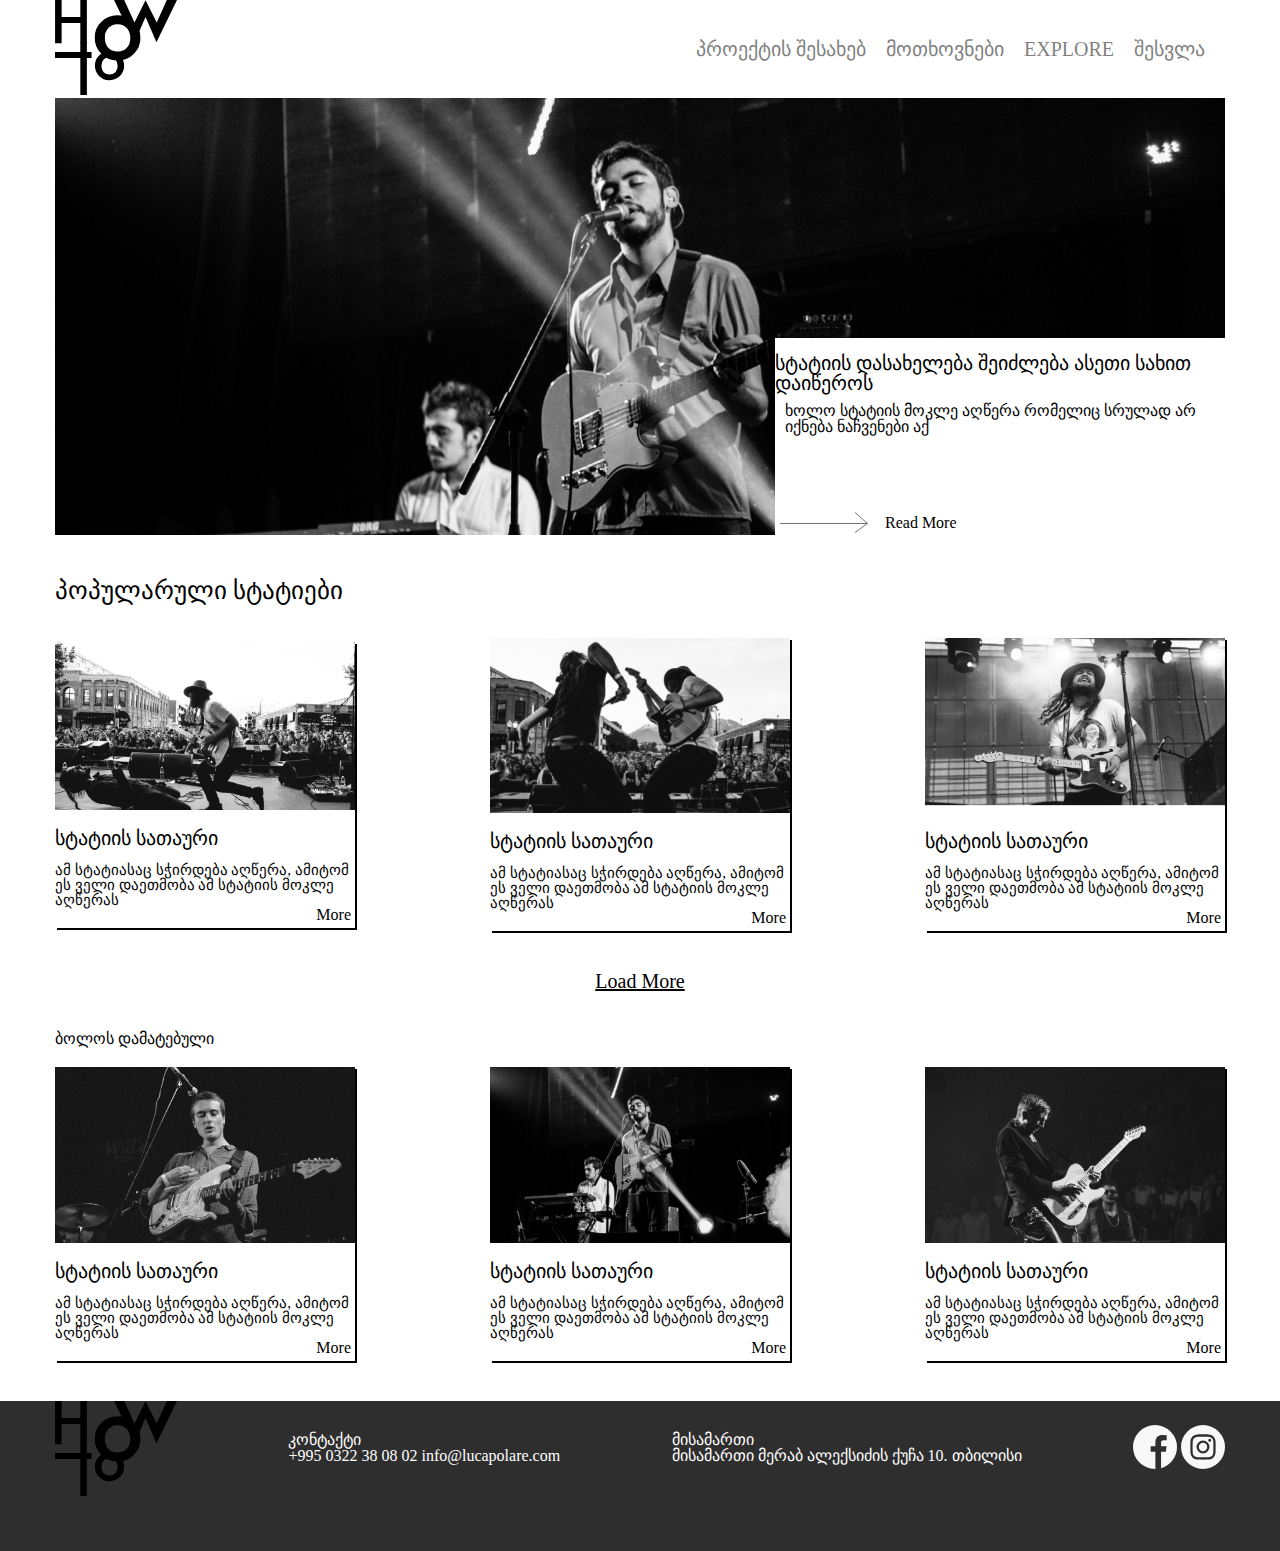
<file: index.html>
<!DOCTYPE html>
<html>
<head>
	<title>Flex</title>
	<link rel="stylesheet" type="text/css" href="css/reset.css">
	<link rel="stylesheet" type="text/css" href="css/style.css">

</head>
<body>
	<header>
		<div class="d-flex div-header">
			<a href="index.html">
			<img src="img/logo.svg" alt="logo">
			</a>
			<nav>
				<ul class="d-flex">
					<li class="nav-li">
						<a class="nav-a" href="#">პროექტის შესახებ</a>
					</li>
					<li class="nav-li">
						<a class="nav-a" href="#">მოთხოვნები</a>
					</li>
					<li class="nav-li">
						<a class="nav-a" href="#">EXPLORE</a>
					</li>
					<li class="nav-li">
						<a class="nav-a" href="#">შესვლა</a>
					</li>
				</ul>
			</nav>
		</div>
	</header>
	<section class="d-flex">
		<div class="banner container">
			<img src="img/banner.jpg">
			<div class="white-box">
				<h1 class="h1-font">სტატიის დასახელება შეიძლება
				ასეთი სახით დაიწეროს</h1>
				<p class="p-white-box">ხოლო სტატიის მოკლე აღწერა რომელიც სრულად
					არ იქნება ნაჩვენები აქ </p>
					<div class="arrow">
						<img src="img/arrow.svg">
					</div>
					<h3 class="arrow-text"> Read More</h3>
			</div>
		</div>
		
	</section>
	<section class="news-box">
		<div class="container">
			<h3 class="pop-title">პოპულარული სტატიები</h3>
			<div class="d-flex">
				<div class="img-size">
					<img src="img/popular.jpg" alt="news-popular">
					<h3 class="title">სტატიის სათაური</h3>
					<p class="title2">ამ სტატიასაც სჭირდება აღწერა, ამიტომ ეს ველი 
					დაეთმობა ამ სტატიის მოკლე აღწერას </p>
					<a class="more-news"  href="animation.html">
						<h2 class="More">More</h2>
					</a>
				</div>
				<div class="img-size">
					<img src="img/pop2.jpg" alt="news-popular">
					<h3 class="title">სტატიის სათაური</h3>
					<p class="title2">ამ სტატიასაც სჭირდება აღწერა, ამიტომ ეს ველი 
					დაეთმობა ამ სტატიის მოკლე აღწერას </p>
					<a class="more-news"  href="animation.html"> 
						<h2 class="More">More</h2>
					</a>
				</div>
				<div class="img-size">
					<img src="img/pop3.jpg" alt="news-popular">
					<h3 class="title">სტატიის სათაური</h3>
					<p class="title2">ამ სტატიასაც სჭირდება აღწერა, ამიტომ ეს ველი 
					დაეთმობა ამ სტატიის მოკლე აღწერას </p>
					<a class="more-news" href="animation.html">
						<h2 class="More">More</h2>
					</a>
				</div>
			</div>
		</div>
	</section>
	 					<u><h1 class="container load-more"> Load More</h1></u>
	<section class="news-box">
		<div class="container">
			<h3>ბოლოს დამატებული</h3>
			<div class="d-flex">
				<div class="img-size">
					<img src="img/last1.jpg" alt="last1">
					<h3 class="title">სტატიის სათაური </h3>
					<p class="title2">ამ სტატიასაც სჭირდება აღწერა, ამიტომ ეს ველი 
					დაეთმობა ამ სტატიის მოკლე აღწერას </p>
					<a class="more-news" href="animation.html">
						<h2 class="More">More</h2>
					</a>
				</div>
				<div class="img-size">
					<img src="img/last2.jpg" alt="last1">
					<h3 class="title">სტატიის სათაური </h3>
					<p class="title2">ამ სტატიასაც სჭირდება აღწერა, ამიტომ ეს ველი 
					დაეთმობა ამ სტატიის მოკლე აღწერას </p>
					<a class="more-news" href="animation.html">
						<h2 class="More">More</h2>
					</a>
				</div>
				<div class="img-size">
					<img src="img/last3.jpg" alt="last1">
					<h3 class="title">სტატიის სათაური </h3>
					<p class="title2">ამ სტატიასაც სჭირდება აღწერა, ამიტომ ეს ველი 
					დაეთმობა ამ სტატიის მოკლე აღწერას </p>
					<a class="more-news" href="animation.html">
						<h2 class="More">More</h2>
					</a>
				</div>


			</div>
		</div>

		
	</section>
 <footer>
 	<div class="footer-div">
 		<div>
 			<div class="container d-flex">
 				<img src="img/logo.svg" alt="footer-logo">
 				<div class="contact"><h3>კონტაქტი</h3>
 				<p>
					+995 0322 38 08 02
					info@lucapolare.com</p>
				</div>
				<div class="contact"><h3>მისამართი</h3>
 				<p>
					მისამართი
					მერაბ ალექსიძის ქუჩა 10. თბილისი</p>
				</div>
				<div class="social"> 
					<img src="img/fb.svg" alt="facebook">
					<img src="img/insta.svg" alt="instagram">

				</div>

 			</div>

 		 </div>
 	</div>
 </footer>
</body>
</html>
</file>
<file: css/style.css>
/*Classes*/
.d-flex { display:flex; justify-content:space-between;align-items:center; }
.container {width:1170px; margin:0 auto;}
/*End Clases*/
.nav-li:hover { color:#519c6e; opacity: 1}
.div-header {width:1170px; margin:0 auto;}
.nav-li {margin-right:20px; transition:all 0.3s linear 0.3s; opacity:0.5}
.nav-a {font-size: 20px; color:black;}
.banner img {width: 1170px;}
.banner { position: relative; }
.white-box {position: absolute; width:450px; height:200px; background-color:#fff; bottom:0; right:0;}
.h1-font {font-size: 20px; font-family:bpg nino mtavruli; margin-top:15px;}
.p-white-box { margin-top:10px; margin-left:10px; }
.arrow img {width:88px; position: absolute; bottom:5px; left:5px;}
.arrow-text {bottom:7px; left:110px; position: absolute;}
/* NEWS SECTION START*/
.news-box {padding:40px 0;}
.img-size {width: 300px; display:block; margin-top:20px; position: relative; padding-bottom:20px; box-shadow:2px 2px}
.img-size img {width:300px;}
.title {margin:15px 0; font-family:bpg nino mtavruli; font-size:20px;}
.title2 {font-family:bpg nino mtavruli; font-size:15px;}
.pop-title {font-family:bpg nino mtavruli; font-size: 25px; margin-bottom:15px;}
.More { display:flex; margin-top:5px; align-items:flex-end; position:absolute; bottom:5px; right:4px; top:6px;}
.load-more {display:flex; justify-content: space-around; font-size: 20px; }
.more-news {color:black; transition:all 0.3s linear 0.3s;}
.more-news:hover 
{background-color:#332f33; color:#519c6e;}
h3 {font-family: bpg nino mtavruli}
/*END NEWS */
/*START 2nd NEWS SECTION*/
.load-more {display:flex; justify-content: space-around; font-size: 20px}
/*FOOTER*/
.footer-div {background-color:#2E2E2E; width:100%; height:150px;}
.footer-margin {padding-top:5px;}
.contact {color:white;}
/*Animation*/
</file>
